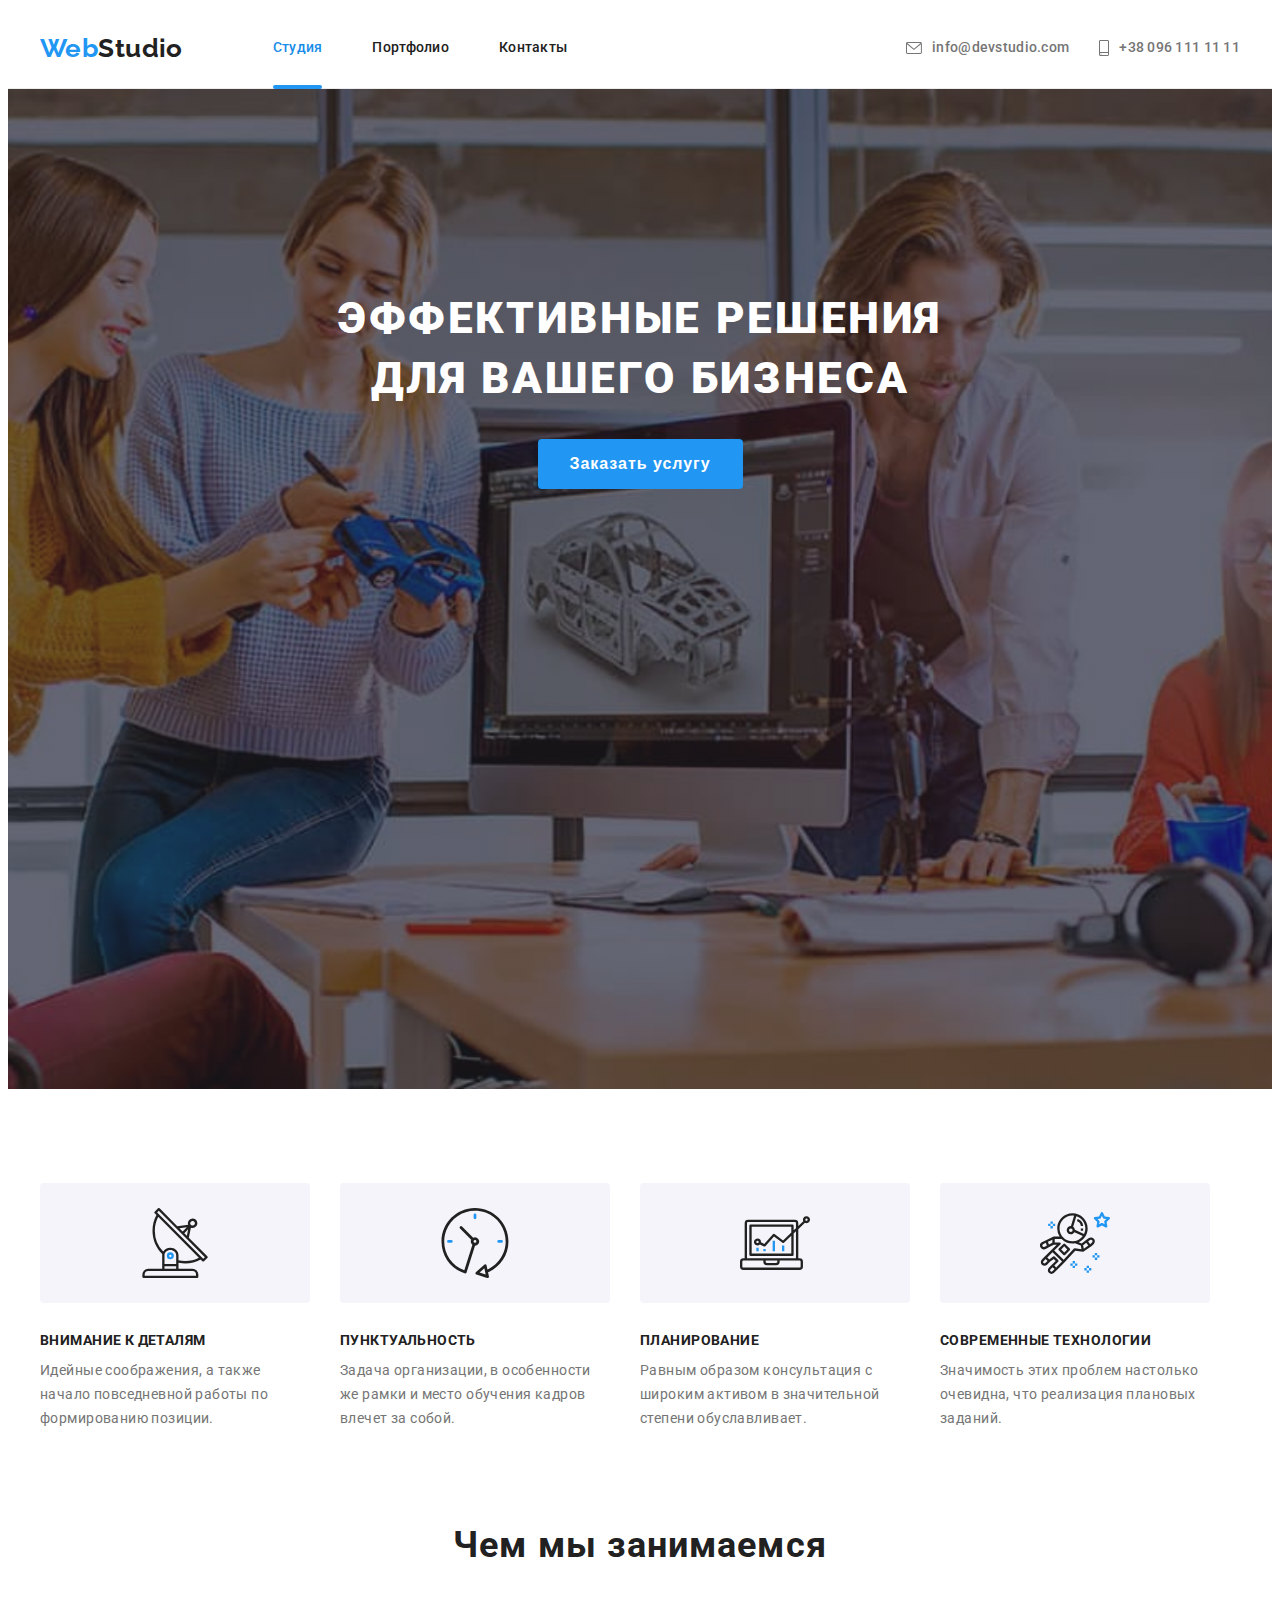
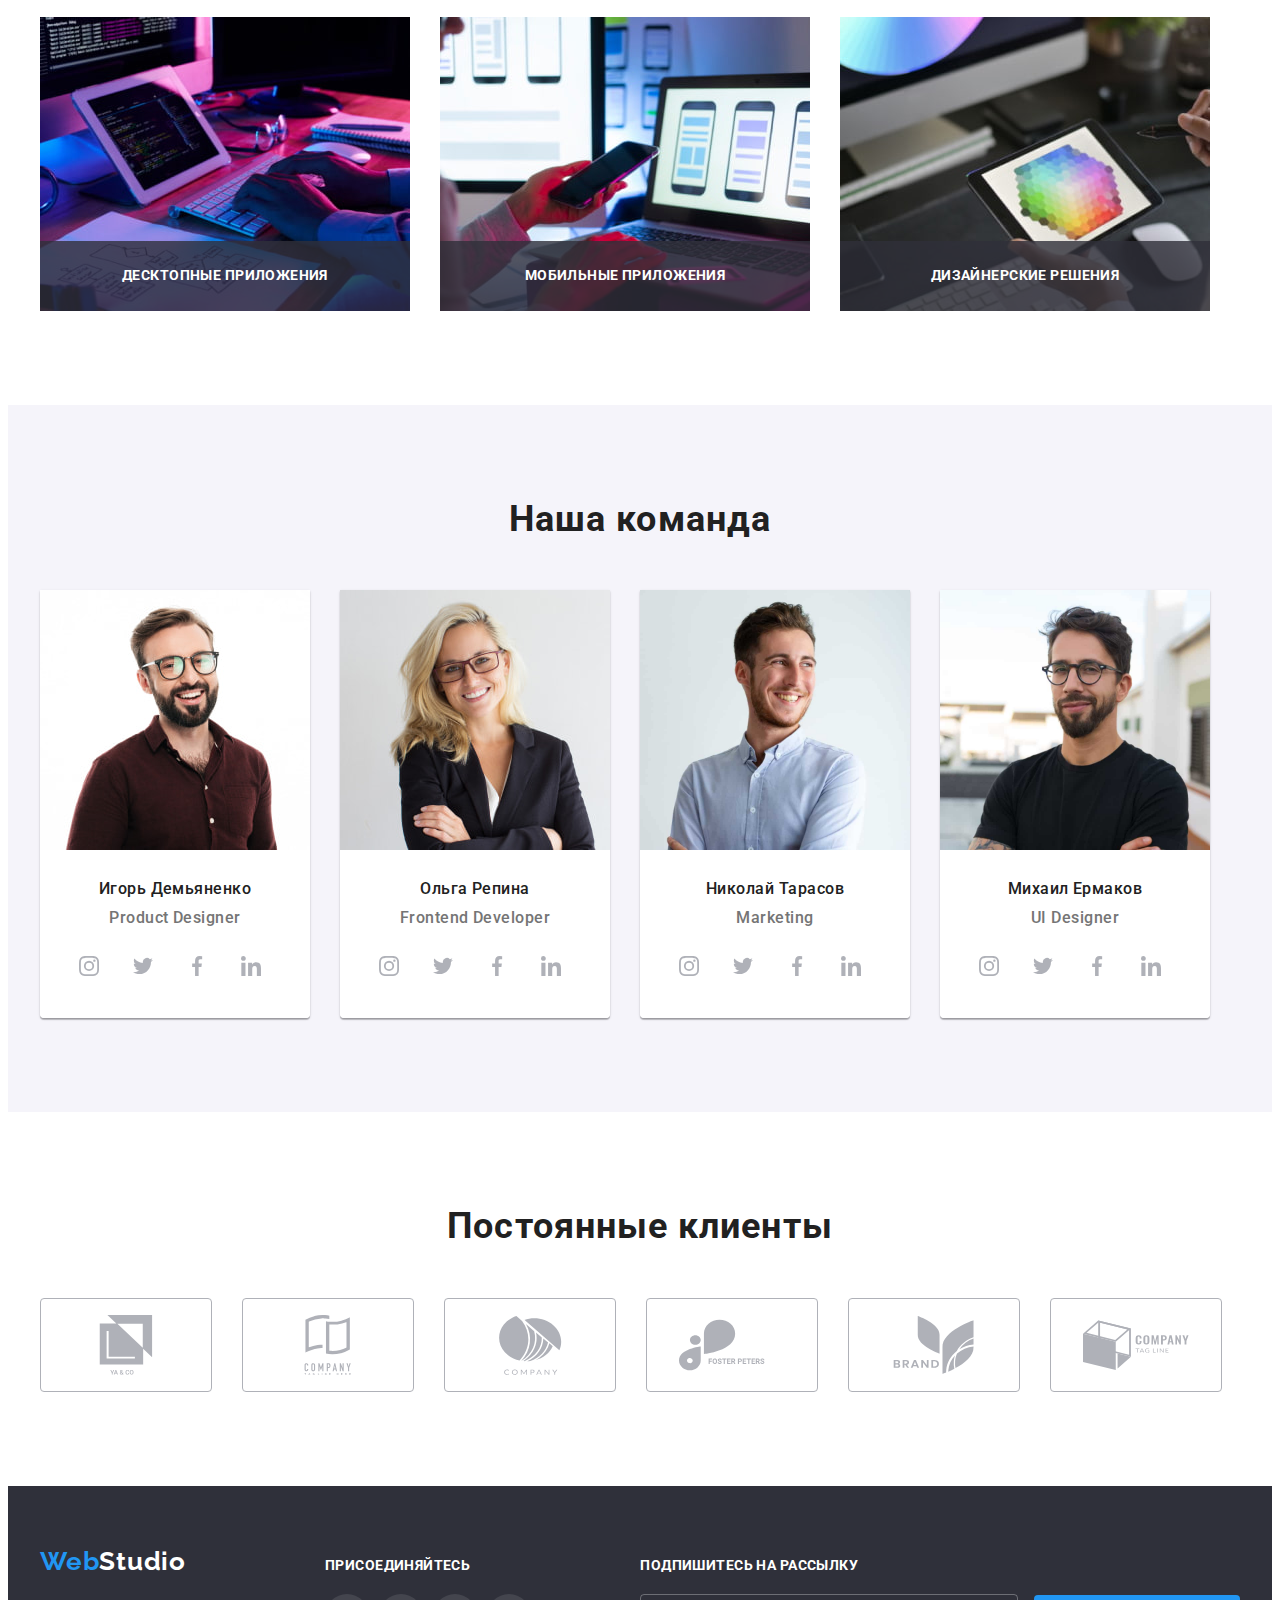
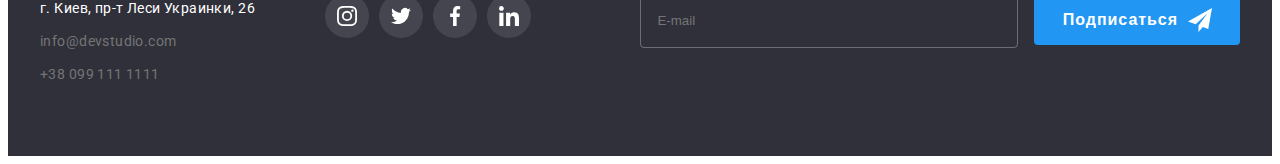
<file: index.html>
<!DOCTYPE html>
<html lang="ru">
<head>
    <meta charset="UTF-8">
    <meta http-equiv="X-UA-Compatible" content="IE=edge">
    <meta name="viewport" content="width=device-width, initial-scale=1.0">
    <title>Document</title>
    <link rel="stylesheet" href="https://cdnjs.cloudflare.com/ajax/libs/modern-normalize/1.1.0/modern-normalize.min.css"
        integrity="sha512-wpPYUAdjBVSE4KJnH1VR1HeZfpl1ub8YT/NKx4PuQ5NmX2tKuGu6U/JRp5y+Y8XG2tV+wKQpNHVUX03MfMFn9Q=="
        crossorigin="anonymous" referrerpolicy="no-referrer" />
    <link rel="preconnect" href="https://fonts.googleapis.com">
    <link rel="preconnect" href="https://fonts.gstatic.com" crossorigin>
    <link href="https://fonts.googleapis.com/css2?family=Roboto:wght@400;500;700;900&display=swap" rel="stylesheet">
    <link rel="preconnect" href="https://fonts.googleapis.com">
    <link rel="preconnect" href="https://fonts.gstatic.com" crossorigin>
    <link href="https://fonts.googleapis.com/css2?family=Raleway:wght@700&display=swap" rel="stylesheet">
    <link rel="stylesheet" href="./css/styles.css">
</head>
<body>
    <header class="page-header border">
        <div class="container header-wrap">
            <a href="./index.html" class="logo link margin-logo"><span class="blue-logo-part">Web</span>Studio</a>
            <nav class="navigation">
                <ul class="list-flex">
                    <li class="m-left list">
                        <a class="header-link link current" href="./index.html">Студия</a></li>
                    <li class="m-left list">
                        <a class="header-link link" href="./portfolio.html">Портфолио</a></li>
                    <li class="m-left list">
                        <a class="header-link link" href="">Контакты</a></li>   
                </ul>
            </nav>
            <ul class="header-contacts">
                <li class="header-contacts-item list">
                    <a class="contacts-link header-link link" href="mailto:info@devstudio.com">
                        <svg class="button-icon" width="16" height="12">
                            <use href="./images/symbol-defs.svg#icon-envelope"></use>
                        </svg>
                        info@devstudio.com</a></li>
                <li class="header-contacts-item list">
                    <a class="contacts-link header-link link" href="tel:+380961111111">
                        <svg class="button-icon" width="10" height="16">
                            <use href="./images/symbol-defs.svg#icon-smartphone"></use>
                        </svg>
                        +38 096 111 11 11</a></li>
            </ul> 
        </div>
    </header>
    <main>
        <section class="hero">
            <div class="container text-center">
                <h1 class="hero-title centred">Эффективные решения <br> для вашего бизнеса</h1>
                <button data-modal-open class="base-button btn" type="button">Заказать услугу</button>
            </div>
        </section>
        <!--Преимущества-->
        <section class="benefits section">
            <div class="container ">
                <h2 class="benefits-title centred visually-hidden">Наши преимущества</h2>
                    <ul class="benefits-list">
                        <li class="benefit-item list">
                            <div class="bg-icon">
                                <svg width="70" height="70">
                                    <use href="./images/symbol-defs.svg#icon-antenna"></use>
                                </svg>
                            </div>
                            <h3 class="benefit-title">Внимание к деталям</h3>
                            <p class="benefit-text">Идейные соображения, а также начало повседневной работы по формированию позиции.</p>
                        </li>
                        <li class="benefit-item list">
                            <div class="bg-icon">
                                <svg width="70" height="70">
                                    <use href="./images/symbol-defs.svg#icon-clock"></use>
                                </svg>
                            </div>
                            <h3 class="benefit-title">Пунктуальность</h3>
                            <p class="benefit-text">Задача организации, в особенности же рамки и место обучения кадров влечет за собой.</p>
                        </li>
                        <li class="benefit-item list">
                            <div class="bg-icon">
                                <svg width="70" height="70">
                                    <use href="./images/symbol-defs.svg#icon-diagram"></use>
                                </svg>
                            </div>
                            <h3 class="benefit-title">Планирование</h3>
                            <p class="benefit-text">Равным образом консультация с широким активом в значительной степени обуславливает.</p>
                        </li>
                        <li class="benefit-item list">
                            <div class="bg-icon">
                                <svg width="70" height="70">
                                    <use href="./images/symbol-defs.svg#icon-astronaut"></use>
                                </svg>
                            </div>
                            <h3 class="benefit-title">Современные технологии</h3>
                            <p class="benefit-text">Значимость этих проблем настолько очевидна, что реализация плановых заданий.</p>
                        </li>
                    </ul>
            </div>
        </section>
        <!--Примеры работ-->
        <section class="works section">
            <div class="container">
                <h2 class="title-text">Чем мы занимаемся</h2>
                <ul class="works-list">
                    <li class="works-picture list pos-rel">
                        <img src="./images/cputub.jpg" alt="человек работает на компьютере и планшете" width="370" height="294">
                            <p class="white-upper-text">десктопные приложения</p>
                    </li>
                    <li class="works-picture list pos-rel">
                        <img src="./images/cpusmart.jpg" alt="человек работает на компьютере и смартфоне" width="370" height="294">
                        <p class="white-upper-text">мобильные приложения</p>
                    </li>
                    <li class="works-picture list pos-rel">
                        <img src="./images/tub.jpg" alt="человек работает на планшете" width="370" height="294">
                        <p class="white-upper-text">дизайнерские решения</p>
                    </li>
                </ul>
            </div>
        </section>
        <!--Сотрудники-->
        <section class="team section">
            <div class="container">
                <h2 class="title-text">Наша команда</h2>
                <ul class="team-list">
                    <li class="team-employee list">
                        <img class="team-img" src="./images/igor.jpg" alt="фото игоря" width="270" height="260">
                        <div class="employee-wrap">
                            <h3 class="employee-text">Игорь Демьяненко</h3>
                            <p class="employee-position employee-text" lang="en">Product Designer</p>
                            <ul class="network">
                                <li class="network-item list">
                                    <a class="network-link" href=""> 
                                        <svg class="network-logo " width="20" height="20">
                                            <use href="./images/symbol-defs.svg#icon-instagram"></use>    
                                        </svg>        
                                    </a>
                                </li>
                                <li class="network-item list">
                                    <a class="network-link" href="">
                                        <svg width="20" height="20">
                                            <use href="./images/symbol-defs.svg#icon-twitter"></use>
                                        </svg>                                    
                                    </a>
                                </li>
                                <li class="network-item list">
                                    <a class="network-link" href="">
                                        <svg width="20" height="20">
                                            <use href="./images/symbol-defs.svg#icon-facebook"></use>
                                        </svg>
                                    </a>
                                </li>
                                <li class="network-item list">
                                    <a class="network-link" href="">
                                        <svg width="20" height="20">
                                            <use href="./images/symbol-defs.svg#icon-linkedin"></use>
                                        </svg>
                                    </a>
                                </li>
                            </ul>
                        </div>
                    </li>
                    <li class="team-employee list">
                        <img class="team-img" src="./images/olga.jpg" alt="фото ольги" width="270" height="260">
                        <div class="employee-wrap">
                            <h3 class="employee-text">Ольга Репина</h3>
                            <p class="employee-position employee-text" lang="en">Frontend Developer</p>
                            <ul class="network">
                                <li class="network-item list">
                                    <a class="network-link" href="">
                                        <svg width="20" height="20">
                                            <use href="./images/symbol-defs.svg#icon-instagram"></use>
                                        </svg>
                                    </a>
                                </li>
                                <li class="network-item list">
                                    <a class="network-link" href="">
                                        <svg width="20" height="20">
                                            <use href="./images/symbol-defs.svg#icon-twitter"></use>
                                        </svg>
                                    </a>
                                </li>
                                <li class="network-item list">
                                    <a class="network-link" href="">
                                        <svg width="20" height="20">
                                            <use href="./images/symbol-defs.svg#icon-facebook"></use>
                                        </svg>
                                    </a>
                                </li>
                                <li class="network-item list">
                                    <a class="network-link" href="">
                                        <svg width="20" height="20">
                                            <use href="./images/symbol-defs.svg#icon-linkedin"></use>
                                        </svg>
                                    </a>
                                </li>
                            </ul>
                        </div>
                    </li>
                    <li class="team-employee list">
                        <img class="team-img" src="./images/nikolay.jpg" alt="фото николая" width="270" height="260">
                        <div class="employee-wrap">
                            <h3 class="employee-text">Николай Тарасов</h3>
                            <p class="employee-position employee-text" lang="en">Marketing</p>
                            <ul class="network">
                                <li class="network-item list">
                                    <a class="network-link" href="">
                                        <svg width="20" height="20">
                                            <use href="./images/symbol-defs.svg#icon-instagram"></use>
                                        </svg>
                                    </a>
                                </li>
                                <li class="network-item list">
                                    <a class="network-link" href="">
                                        <svg width="20" height="20">
                                            <use href="./images/symbol-defs.svg#icon-twitter"></use>
                                        </svg>
                                    </a>
                                </li>
                                <li class="network-item list">
                                    <a class="network-link" href="">
                                        <svg width="20" height="20">
                                            <use href="./images/symbol-defs.svg#icon-facebook"></use>
                                        </svg>
                                    </a>
                                </li>
                                <li class="network-item list">
                                    <a class="network-link" href="">
                                        <svg width="20" height="20">
                                            <use href="./images/symbol-defs.svg#icon-linkedin"></use>
                                        </svg>
                                    </a>
                                </li>
                            </ul>
                        </div>
                    </li>
                    <li class="team-employee list">
                        <img class="team-img" src="./images/michail.jpg" alt="фото михаила" width="270" height="260">
                        <div class="employee-wrap">
                            <h3 class="employee-text">Михаил Ермаков</h3>
                            <p class="employee-position employee-text" lang="en">UI Designer</p>
                            <ul class="network">
                                <li class="network-item list">
                                    <a class="network-link" href="">
                                        <svg width="20" height="20">
                                            <use href="./images/symbol-defs.svg#icon-instagram"></use>
                                        </svg>
                                    </a>
                                </li>
                                <li class="network-item list">
                                    <a class="network-link" href="">
                                        <svg width="20" height="20">
                                            <use href="./images/symbol-defs.svg#icon-twitter"></use>
                                        </svg>
                                    </a>
                                </li>
                                <li class="network-item list">
                                    <a class="network-link" href="">
                                        <svg width="20" height="20">
                                            <use href="./images/symbol-defs.svg#icon-facebook"></use>
                                        </svg>
                                    </a>
                                </li>
                                <li class="network-item list">
                                    <a class="network-link" href="">
                                        <svg width="20" height="20">
                                            <use href="./images/symbol-defs.svg#icon-linkedin"></use>
                                        </svg>
                                    </a>
                                </li>
                            </ul>
                        </div>
                    </li>
                </ul>
            </div>
        </section>
    <!-- Постоянные клиенты -->
        <section class="section">
            <div class="container">
                <h2 class="title-text">Постоянные клиенты</h2>
                <ul class="list-flex">
                    <li class="list clients">
                        <a class="clients-icon" href="">
                            <svg class="clients-color" width="106" height="60">
                                <use href="./images/symbol-defs.svg#icon-group1">
                                </use>
                            </svg>
                        </a>
                    </li>
                    <li class="list clients">
                        <a class="clients-icon" href="">
                            <svg class="clients-color" width="106" height="60">
                                <use href="./images/symbol-defs.svg#icon-group2">
                                </use>
                            </svg>
                        </a>
                    </li>
                    <li class="list clients">
                        <a class="clients-icon" href="">
                            <svg class="clients-color" width="106" height="60">
                                <use href="./images/symbol-defs.svg#icon-group3">
                                </use>
                            </svg>
                        </a>
                    </li>
                    <li class="list clients">
                        <a class="clients-icon" href="">
                            <svg class="clients-color" width="106" height="60">
                                <use href="./images/symbol-defs.svg#icon-group4">
                                </use>
                            </svg>
                        </a>
                    </li>
                    <li class="list clients">
                        <a class="clients-icon" href="">
                            <svg class="clients-color" width="106" height="60">
                                <use href="./images/symbol-defs.svg#icon-group5">
                                </use>
                            </svg>
                        </a>
                    </li>
                    <li class="list clients">
                        <a class="clients-icon" href="">
                            <svg class="clients-color" width="106" height="60">
                                <use href="./images/symbol-defs.svg#icon-group6">
                                </use>
                            </svg>
                        </a>
                    </li>
                </ul>
            </div>
        </section>
    </main>
    <!--Контакты-->
    <footer class="footer bbg-color">
        <div class="container list-flex baseline">
            <div class="footer-leftblock">
                <a href="./index.html" class="logo-footer logo white link">
                <span class="blue-logo-part">Web</span>Studio</a>
                <address class="address">
                    <ul class="address-list">
                        <li class="list"><a class="white address-contacts link " href="https://goo.gl/maps/EYbTeW79EmDgqPvR7">г. Киев, пр-т
                                Леси Украинки, 26</a></li>
                        <li class="list"><a class="address-contacts link" href="mailto:info@devstudio.com">info@devstudio.com</a></li>
                        <li class="list"><a class="address-contacts link" href="tel:+380991111111">+38 099 111 1111</a></li>
                    </ul>
                </address>
            </div>
            <div>
                <p class="footer-join">Присоединяйтесь</p>
                <ul class="footer-network">
                    <li class="network-item list">
                        <a class="network-link" href="">
                            <svg class="network-logo" width="20" height="20">
                                <use href="./images/symbol-defs.svg#icon-instagram"></use>
                            </svg>
                        </a>
                    </li>
                    <li class="network-item list">
                        <a class="network-link" href="">
                            <svg width="20" height="20">
                                <use href="./images/symbol-defs.svg#icon-twitter"></use>
                            </svg>
                        </a>
                    </li>
                    <li class="network-item list">
                        <a class="network-link" href="">
                            <svg width="20" height="20">
                                <use href="./images/symbol-defs.svg#icon-facebook"></use>
                            </svg>
                        </a>
                    </li>
                    <li class="network-item list">
                        <a class="network-link" href="">
                            <svg width="20" height="20">
                                <use href="./images/symbol-defs.svg#icon-linkedin"></use>
                            </svg>
                        </a>
                    </li>
                </ul>
            </div>
            <div class="footer-subscribe">
                <p class="footer-join">Подпишитесь на рассылку</p>
                <form class="footer-mailing">
                    <div>
                        <input  
                        type="email"
                        placeholder="E-mail" 
                        name="footer-form-email" 
                        class="footer-form-input">
                        <button type="submit" class="btn base-button pos-rel btn-mailing">
                            Подписаться
                            <svg class="mailing-icon" width="24" height="24">
                                <use href="./images/symbol-defs.svg#icon-send"></use>
                            </svg>
                        </button>
                    </div>      
                </form>
            </div>
        </div>
    </footer>
    <div  data-modal class="backdrop is-hidden">
        <div class="modal">
            <button data-modal-close class="close-btn">
                <svg class="close-btn-cross" width="11" height="11">
                    <use href="./images/symbol-defs.svg#icon-Close"></use>
                </svg>
            </button>
            <p class="modal-title">Оставьте свои данные, мы вам перезвоним</p>
            <form class="modal-form">
                <div class="modal-field">
                    <label for="name" class="modal-label">
                        Имя
                    </label>
                    <div class="pos-rel">
                        <input
                        required 
                        class="modal-input" 
                        type="text" 
                        name="name"  
                        />
                        <svg class="input-icon" width="13" height="13">
                            <use href="./images/symbol-defs.svg#icon-user"></use>
                        </svg>
                    </div>
                </div>
                <div class="modal-field">
                    <label for="user-tel" class="modal-label">
                        Телефон
                    </label>
                    <div class="pos-rel">
                        <input
                        required 
                        class="modal-input" 
                        type="tel" 
                        name="user-tel" 
                        />
                        <svg class="input-icon" width="13" height="13">
                            <use href="./images/symbol-defs.svg#icon-call"></use>
                        </svg>
                    </div>
                </div>
                <div class="modal-field">
                    <label for="user-email" class="modal-label">
                        Почта
                    </label>
                    <div class="pos-rel">
                        <input
                        required 
                        class="modal-input" 
                        type="email" 
                        name="user-email" 
                        />
                        <svg class="input-icon" width="15" height="12">
                            <use href="./images/symbol-defs.svg#icon-email"></use>
                        </svg>
                    </div>
                </div>
                <div class="modal-text-wrap">
                    <label for="modal-text" class="modal-label">
                        Комментарий
                    </label>
                    <textarea
                        required    
                        class="modal-text-area" 
                        type="text" 
                        name="modal-text" 
                        id="modal-text"
                        placeholder="Введите текст"
                    ></textarea>    
                </div>
                <div class="privacy">
                    <input 
                    required
                    type="checkbox" 
                    name="privacy" 
                    class="input-check visually-hidden"
                    id="privacy"
                    />
                    <label for="privacy" class="check-text">
                        <span>
                            <svg class="check-icon" width="15" height="15">
                                <use href="./images/symbol-defs.svg#icon-check"></use>
                            </svg>
                        </span> Соглашаюсь с рассылкой и принимаю&nbsp <a href="">Условия договора</a></label>
                </div>
                <button type="submit" class="btn modal-btn">Отправить</button>
            </form>    
        </div>
    </div>
    <script src="./js/modal.js"></script>
</body>
</html>
</file>
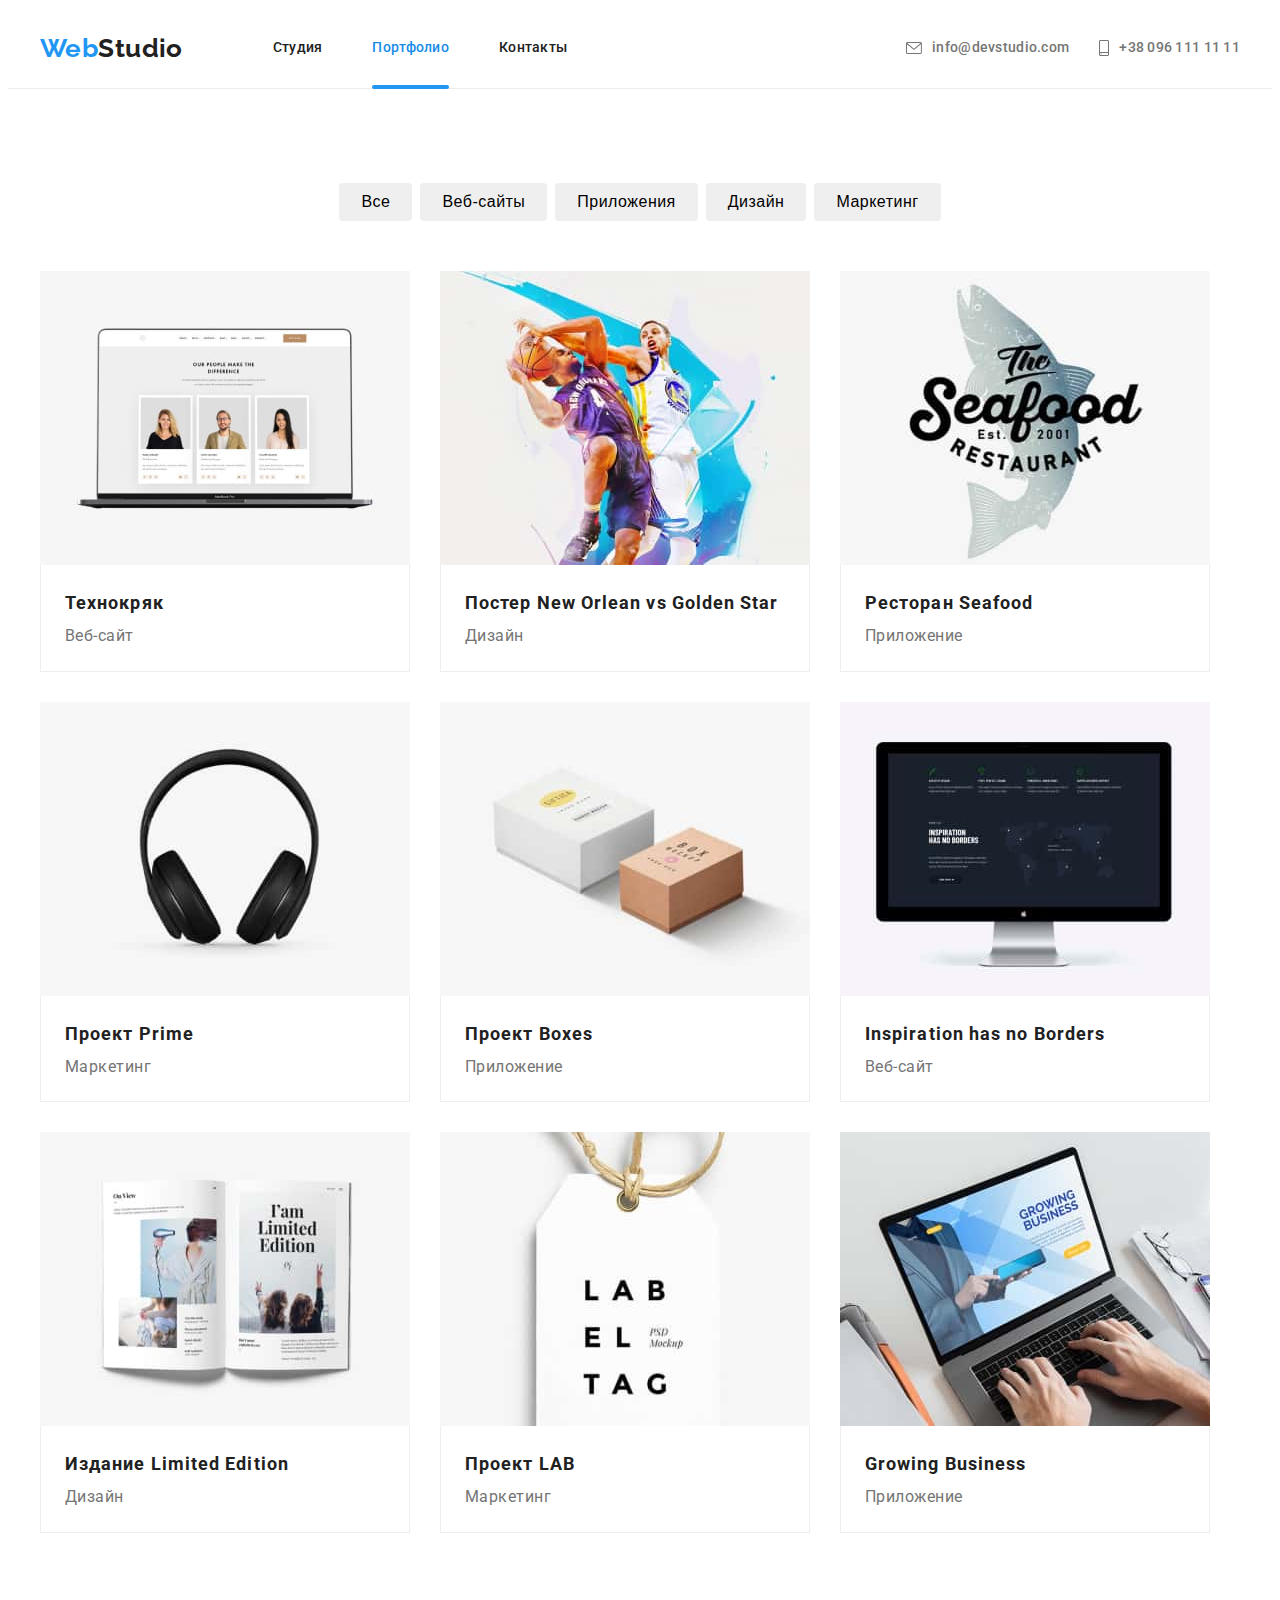
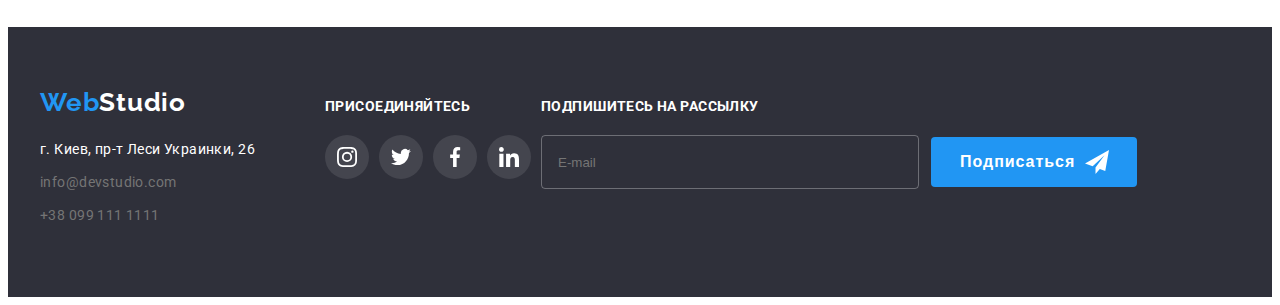
<file: portfolio.html>
<!DOCTYPE html>
<html lang="ru">
<head>
    <meta charset="UTF-8">
    <meta http-equiv="X-UA-Compatible" content="IE=edge">
    <meta name="viewport" content="width=device-width, initial-scale=1.0">
    <title>Document</title>
    <link rel="stylesheet" href="https://cdnjs.cloudflare.com/ajax/libs/modern-normalize/1.1.0/modern-normalize.min.css"
        integrity="sha512-wpPYUAdjBVSE4KJnH1VR1HeZfpl1ub8YT/NKx4PuQ5NmX2tKuGu6U/JRp5y+Y8XG2tV+wKQpNHVUX03MfMFn9Q=="
        crossorigin="anonymous" referrerpolicy="no-referrer" />
    <link rel="preconnect" href="https://fonts.googleapis.com">
    <link rel="preconnect" href="https://fonts.gstatic.com" crossorigin>
    <link href="https://fonts.googleapis.com/css2?family=Roboto:wght@400;500;700;900&display=swap" rel="stylesheet">
    <link rel="preconnect" href="https://fonts.googleapis.com">
    <link rel="preconnect" href="https://fonts.gstatic.com" crossorigin>
    <link href="https://fonts.googleapis.com/css2?family=Raleway:wght@700&display=swap" rel="stylesheet">
    <link rel="stylesheet" href="./css/styles.css">
</head>
    <body>
        <header class="page-header border">
            <div class="container header-wrap">
                <a href="./index.html" class="logo link margin-logo"><span class="blue-logo-part">Web</span>Studio</a>
                <nav class="navigation">
                    <ul class="list-flex">
                        <li class="m-left list">
                            <a class="header-link link" href="./index.html">Студия</a>
                        </li>
                        <li class="m-left list">
                            <a class="header-link link current" href="./portfolio.html">Портфолио</a>
                        </li>
                        <li class="m-left list">
                            <a class="header-link link" href="">Контакты</a>
                        </li>
                    </ul>
                </nav>
                <ul class="header-contacts">
                    <li class="header-contacts-item list">
                        <a class="contacts-link header-link link" href="mailto:info@devstudio.com">
                            <svg class="button-icon" width="16" height="12">
                                <use href="./images/symbol-defs.svg#icon-envelope"></use>
                            </svg>
                            info@devstudio.com</a>
                    </li>
                    <li class="header-contacts-item list">
                        <a class="contacts-link header-link link" href="tel:+380961111111">
                            <svg class="button-icon" width="10" height="16">
                                <use href="./images/symbol-defs.svg#icon-smartphone"></use>
                            </svg>
                            +38 096 111 11 11</a>
                    </li>
                </ul>
            </div>
        </header>
        <!--Портфолио-->
            <main>
                <section class="portfolio section">
                    <div class="container">
                        <h1 class="visually-hidden">Портфолио</h1>
                        <ul class="filter">
                            <li class="filter-item list"><button class="filter-btn btn btn-all" type="button">Все</button></li>
                            <li class="filter-item list"><button class="filter-btn btn btn-all" type="button">Веб-сайты</button></li>
                            <li class="filter-item list"><button class="filter-btn btn btn-all" type="button">Приложения</button></li>
                            <li class="filter-item list"><button class="filter-btn btn btn-all" type="button">Дизайн</button></li>
                            <li class="filter-item list"><button class="filter-btn btn btn-all" type="button">Маркетинг</button></li>
                        </ul>
                        <ul class="my-portfolio-list">
                            <li class="portfolio-list list">
                                <a class="portfolio-link link" href="">
                                    <div class="portfolio-wrap">
                                        <img class="portfolio-img" src="./images/portfolio/technokryak.jpg" alt="фото людей на экране ноутбука" width="370" height="294"> 
                                        <div class="overlay-text white">
                                            <p>Технокряк это современная площадка распространения коронавируса. Компании используют эту платформу для цифрового
                                            шпионажа и атак на защищённые сервера конкурентов.
                                            </p>
                                        </div>
                                    </div>
                                    <div class="text-wrap">
                                        <h2 class="portfolio-title">Технокряк</h2>
                                        <p class="portfolio-text">Веб-сайт</p>
                                    </div>
                                </a>
                            </li>
                            <li class="portfolio-list list">
                                <a class="portfolio-link link" href="">
                                    <div class="portfolio-wrap">
                                        <img class="portfolio-img" src="./images/portfolio/basketball-post.jpg" alt="двое мужчин играют в баскетбол" width="370" height="294">
                                        <div class="overlay-text white">
                                            <p>Технокряк это современная площадка распространения коронавируса. Компании используют эту платформу для цифрового
                                                шпионажа и атак на защищённые сервера конкурентов.
                                            </p>
                                        </div>
                                    </div>
                                    <div class="text-wrap">
                                        <h2 class="portfolio-title">Постер New Orlean vs Golden Star</h2>
                                        <p class="portfolio-text">Дизайн</p>
                                    </div>
                                </a>
                            </li>
                            <li class="portfolio-list list">
                                <a class="portfolio-link link" href="">
                                    <div class="portfolio-wrap">
                                        <img class="portfolio-img" src="./images/portfolio/seafood.jpg" alt="логотип ресторана в виде рыбы" width="370" height="294">
                                        <div class="overlay-text white">
                                            <p>Технокряк это современная площадка распространения коронавируса. Компании используют эту платформу для цифрового
                                                шпионажа и атак на защищённые сервера конкурентов.
                                            </p>
                                        </div>
                                    </div>
                                    <div class="text-wrap">
                                        <h2 class="portfolio-title">Ресторан Seafood</h2>
                                        <p class="portfolio-text">Приложение</p>
                                    </div>
                                </a>
                            </li>
                            <li class="portfolio-list list">
                                <a class="portfolio-link link" href="">
                                    <div class="portfolio-wrap">
                                        <img  class="portfolio-img" src="./images/portfolio/prime.jpg" alt="большие наушники" width="370" height="294">
                                        <div class="overlay-text white">
                                            <p>Технокряк это современная площадка распространения коронавируса. Компании используют эту платформу для цифрового
                                                шпионажа и атак на защищённые сервера конкурентов.
                                            </p>
                                        </div>
                                    </div>
                                    <div class="text-wrap">
                                        <h2 class="portfolio-title">Проект Prime</h2>
                                        <p class="portfolio-text">Маркетинг</p>
                                    </div>
                                </a>
                            </li>
                            <li class="portfolio-list list">
                                <a class="portfolio-link link" href="">
                                    <div class="portfolio-wrap">
                                        <img class="portfolio-img" src="./images/portfolio/boxes.jpg" alt="две коробки" width="370" height="294">
                                        <div class="overlay-text white">
                                            <p>Технокряк это современная площадка распространения коронавируса. Компании используют эту платформу для цифрового
                                                шпионажа и атак на защищённые сервера конкурентов.
                                            </p>
                                        </div>
                                    </div>
                                    <div class="text-wrap">
                                        <h2 class="portfolio-title">Проект Boxes</h2>
                                        <p class="portfolio-text">Приложение</p>
                                    </div>
                                </a>  
                            </li>
                            <li class="portfolio-list list">
                                <a class="portfolio-link link" href="">
                                    <div class="portfolio-wrap">
                                        <img class="portfolio-img" src="./images/portfolio/no-borders.jpg" alt="чёрный монитор компьютера" width="370" height="294">
                                        <div class="overlay-text white">
                                            <p>Технокряк это современная площадка распространения коронавируса. Компании используют эту платформу для цифрового
                                                шпионажа и атак на защищённые сервера конкурентов.
                                            </p>
                                        </div>
                                    </div>
                                    <div class="text-wrap">
                                        <h2 class="portfolio-title">Inspiration has no Borders</h2>
                                        <p class="portfolio-text">Веб-сайт</p>
                                    </div>
                                </a>
                            </li>
                            <li class="portfolio-list list">
                                <a class="portfolio-link link" href="">
                                    <div class="portfolio-wrap">
                                        <img class="portfolio-img" src="./images/portfolio/limited-edition.jpg" alt="открытый журнал" width="370" height="294">
                                        <div class="overlay-text white">
                                            <p>Технокряк это современная площадка распространения коронавируса. Компании используют эту платформу для цифрового
                                                шпионажа и атак на защищённые сервера конкурентов.
                                            </p>
                                        </div>
                                    </div>
                                    <div class="text-wrap">
                                        <h2 class="portfolio-title">Издание Limited Edition</h2>
                                        <p class="portfolio-text">Дизайн</p>
                                    </div>
                                </a>
                            </li>
                            <li class="portfolio-list list">
                                <a class="portfolio-link link" href="">
                                    <div class="portfolio-wrap">
                                        <img class="portfolio-img" src="./images/portfolio/lab.jpg" alt="бирка" width="370" height="294">
                                        <div class="overlay-text white">
                                            <p>Технокряк это современная площадка распространения коронавируса. Компании используют эту платформу для цифрового
                                                шпионажа и атак на защищённые сервера конкурентов.
                                            </p>
                                        </div>
                                    </div>
                                    <div class="text-wrap">
                                        <h2 class="portfolio-title">Проект LAB</h2>
                                        <p class="portfolio-text">Маркетинг</p>
                                    </div>
                                </a>
                            </li>
                            <li class="portfolio-list list">
                                <a class="portfolio-link link" href="">
                                    <div class="portfolio-wrap">
                                        <img class="portfolio-img" src="./images/portfolio/growing-business.jpg" alt="человек работает за ноутбуком" width="370" height="294">
                                        <div class="overlay-text white">
                                            <p>Технокряк это современная площадка распространения коронавируса. Компании используют эту платформу для цифрового
                                                шпионажа и атак на защищённые сервера конкурентов.
                                            </p>
                                        </div>
                                    </div>
                                    <div class="text-wrap">
                                        <h2 class="portfolio-title">Growing Business</h2>
                                        <p class="portfolio-text">Приложение</p>
                                    </div>
                                </a>
                            </li>
                        </ul>
                    </div>
                </section>
            </main>
        <!--Контакты-->
        <footer class="footer bbg-color">
            <div class="container list-flex baseline">
                <div class="footer-leftblock">
                    <a href="./index.html" class="logo-footer logo white link">
                        <span class="blue-logo-part">Web</span>Studio</a>
                    <address class="address">
                        <ul class="address-list">
                            <li class="list"><a class="white address-contacts link "
                                    href="https://goo.gl/maps/EYbTeW79EmDgqPvR7">г. Киев, пр-т
                                    Леси Украинки, 26</a></li>
                            <li class="list"><a class="address-contacts link"
                                    href="mailto:info@devstudio.com">info@devstudio.com</a></li>
                            <li class="list"><a class="address-contacts link" href="tel:+380991111111">+38 099 111 1111</a></li>
                        </ul>
                    </address>
                </div>
                <div>
                    <p class="footer-join">Присоединяйтесь</p>
                    <ul class="footer-network">
                        <li class="network-item list">
                            <a class="network-link" href="">
                                <svg class="network-logo" width="20" height="20">
                                    <use href="./images/symbol-defs.svg#icon-instagram"></use>
                                </svg>
                            </a>
                        </li>
                        <li class="network-item list">
                            <a class="network-link" href="">
                                <svg width="20" height="20">
                                    <use href="./images/symbol-defs.svg#icon-twitter"></use>
                                </svg>
                            </a>
                        </li>
                        <li class="network-item list">
                            <a class="network-link" href="">
                                <svg width="20" height="20">
                                    <use href="./images/symbol-defs.svg#icon-facebook"></use>
                                </svg>
                            </a>
                        </li>
                        <li class="network-item list">
                            <a class="network-link" href="">
                                <svg width="20" height="20">
                                    <use href="./images/symbol-defs.svg#icon-linkedin"></use>
                                </svg>
                            </a>
                        </li>
                    </ul>
                </div>
                <div>
                    <p class="footer-join">Подпишитесь на рассылку</p>
                    <form>
                        <div class="footer-mailing">
                            <input type="email" placeholder="E-mail" name="footer-form-email" class="footer-form-input">
                            <button type="submit" class="btn base-button pos-rel btn-mailing">
                                Подписаться
                                <svg class="mailing-icon" width="24" height="24">
                                    <use href="./images/symbol-defs.svg#icon-send"></use>
                                </svg>
                            </button>
                        </div>
                    </form>
                </div>
            </div>
        </footer>
        </body>
        
        </html>
</file>
<file: css/styles.css>
:root {
  --white-text-color: #ffffff;
  --title-color: #212121;
  --main-text-color: #757575;
  --hover-color: #2196f3;
  --bg-btn-color: #2196f3;
  --btn-hover-color: #188ce8;
  --bg-color: #2f303a;
  --bg-section-color: #f5f4fa;
  --clients-icon-color: #afb1b8;
  --bg-network-footer-color: #44454e;
  --transition-time: 250ms;
  --timing-function: cubic-bezier(0.4, 0, 0.2, 1);
}
body {
  font-family: "Roboto", sans-serif;
  color: var(--main-text-color);
  font-size: 14px;
  line-height: 1.14;
  letter-spacing: 0.03em;
  /* background: rgba(47, 48, 58, 0.8); */
}

/* Сброс точек в списках */

.list {
  list-style: none;
}

/* Сброс подчёркиваний ссылок */

.link {
  text-decoration: none;
}

/* Сброс маржинов и падингов h,p,ul */

h1,
h2,
h3,
h4,
h5,
h6,
p,
ul {
  margin: 0;
  padding: 0;
}

/* Основной контейнер */

.container {
  width: 1200px;
  padding-left: 15px;
  padding-right: 15px;
  margin: 0 auto;
}

/* Параметры секций */

.section {
  padding: 94px 0;
}

/* Визуальное скрытие */

.visually-hidden {
  position: absolute;
  clip: rect(0 0 0 0);
  width: 1px;
  height: 1px;
  margin: -1px;
}

/* Центрирование текста */

.text-center {
  text-align: center;
}

/* Параметры img */

img {
  display: block;
  width: 100%;
  height: auto;
}

/* Блоки под иконки в Преимуществах */

.bg-icon {
  display: flex;
  justify-content: center;
  align-items: center;
  background-color: var(--bg-section-color);
  border-radius: 4px;
  width: 270px;
  height: 120px;
  margin-bottom: 30px;
}

/* Маржин для иконок в кнопках */

.button-icon {
  margin-right: 10px;
  fill: currentColor;
}

/* Фон логотипов клиентов */

.bg-clients {
  display: flex;
  justify-content: center;
  align-items: center;
  box-sizing: border-box;
  border: 1px solid #afb1b8;
  border-radius: 4px;
  width: 170px;
  height: 92px;
}

/* Маржин для логотипов клиентов */

.bg-clients:nth-last-child(n) {
  margin-right: 30px;
}

/* Обёртка для хедера */

.header-wrap {
  display: flex;
  align-items: center;
}

/* Рамка в хедере */

.border {
  border-bottom: 1px solid #ececec;
}

/* Синяя часть логотипа в хедере */

.blue-logo-part {
  font-weight: 700;
  font-size: 26px;
  line-height: 1.19;
  color: var(--hover-color);
}

/* Тёмная часть доготипа в хедере */

.logo {
  font-family: "Raleway", sans-serif;
  font-weight: 700;
  font-size: 26px;
  line-height: 1.19;
  color: var(--title-color);
}

/* Отступ в лого */

.margin-logo {
  margin-right: 90px;
}

/* Ссылка лого в хедере */

.header-link {
  display: inline-block;
  padding: 32px 0;
  font-style: normal;
  font-weight: 500;
  letter-spacing: 0.02em;
  color: var(--title-color);
}

/* Ховер и фокус лого в хедере */

.contacts-link:hover,
.contacts-link:focus {
  color: var(--hover-color);
}

/* Отступы между ссылками в навигации хедера */

.list-flex .m-left + .m-left {
  margin-left: 50px;
}

/* Контакты хедера */

.header-contacts {
  display: flex;
  margin-left: auto;
}

/* Подсветка ссылки выбранной страницы */

.list-flex .link.current {
  color: var(--btn-hover-color);
  position: relative;
}

/* Подчёркивание текущей страницы */

.current::after {
  content: "";
  position: absolute;
  left: 0;
  bottom: -1px;
  width: 100%;
  height: 4px;
  background-color: var(--hover-color);
  border-radius: 2px;
}
/* Отступ первого элемента списка контактов в хедере */

.header-contacts-item:first-child {
  margin-right: 30px;
}
/* Ссылка на электронную почту в хедере */

.contacts-link {
  display: flex;
  justify-content: center;
  align-items: center;
  color: var(--main-text-color);
  transition: color 250ms var(--timing-function);
}

/* Заголовок Героя */

.hero-title {
  margin-bottom: 30px;
  font-weight: 900;
  font-size: 44px;
  line-height: 1.36;
  text-align: center;
  letter-spacing: 0.06em;
  text-transform: uppercase;
  color: var(--white-text-color);
}

/* Кнопка: универсальные параметры */

.btn {
  display: inline-block;
  font-size: 16px;
  text-align: center;
  cursor: pointer;
  border-radius: 4px;
  border: none;
}

/* Фон и падинг Героя */

.hero {
  max-width: 1600px;
  height: 600px;
  margin-left: auto;
  margin-right: auto;
  padding: 200px 0;
  background-image: linear-gradient(
      to right,
      rgba(47, 48, 58, 0.4),
      rgba(47, 48, 58, 0.4)
    ),
    url(../images/hero-bg.jpg);
  background-repeat: no-repeat;
  background-position: center;
  background-size: cover;
}

/* Кнопка с базовыми стилями */

.base-button {
  padding: 10px 32px;
  min-width: 200px;
  font-weight: 700;
  line-height: 1.87;
  letter-spacing: 0.06em;
  color: var(--white-text-color);
  background-color: var(--bg-btn-color);
  transition: background-color 250ms var(--timing-function);
}

/* Универсальные ховер и фокус кнопок */

.base-button:hover,
.base-button:focus {
  background-color: var(--btn-hover-color);
}

/* Заголовок преимуществ */

.benefit-title {
  margin-bottom: 10px;
  font-size: 14px;
  font-weight: 700;
  text-transform: uppercase;
  color: var(--title-color);
}

/* Пункт списка преимуществ */

.benefit-item {
  width: 270px;
}

/* Отступ между пунктами списка преимуществ */

.benefit-item + .benefit-item {
  margin-left: 30px;
}

/* Текст преимуществ */

.benefit-text {
  line-height: 1.71;
  letter-spacing: 0.03em;
  color: var(--main-text-color);
}

/* Сброс верхнего паддинга в works */

.works {
  padding-top: 0;
}

/* Заголовок примеров работ */

.title-text {
  margin-bottom: 50px;
  font-weight: 700;
  font-size: 36px;
  line-height: 1.16;
  text-align: center;
  letter-spacing: 0.03em;
  color: var(--title-color);
}

/* Секция Команда  */

.team {
  background-color: var(--bg-section-color);
}

/* Карточка сотрудника */

.card {
  padding-top: 30px;
  padding-bottom: 30px;
  background-color: var(--white-text-color);
}

/* Флекс-контейнер для списков команды и работ */

.team-list,
.address,
.works-list,
.footer-network,
.list-flex,
.benefits-list,
.footer-network {
  display: flex;
}

/* Отступы для для пунктов списков работ и команды */

.works-picture + .works-picture,
.team-employee + .team-employee {
  margin-left: 30px;
}

/* Пункты списка сотрудников */

.team-employee {
  width: 270px;
  box-shadow: 0px 1px 3px rgba(0, 0, 0, 0.12), 0px 1px 1px rgba(0, 0, 0, 0.14),
    0px 2px 1px rgba(0, 0, 0, 0.2);
  border-radius: 0px 0px 4px 4px;
}

/* Враппер для employee */

.employee-wrap {
  padding-top: 30px;
  padding-bottom: 30px;
  background-color: #ffffff;
  border-radius: 0px 0px 4px 4px;
}

/* Имена сотрудников */

.employee-text {
  font-weight: 500;
  font-size: 16px;
  line-height: 1.18;
  text-align: center;
  letter-spacing: 0.03em;
  color: var(--title-color);
}

/* Должности сотрудников */

.employee-position {
  color: var(--main-text-color);
  margin-top: 10px;
}

/* Блоки соцсетей */

.network {
  margin-top: 16px;
  display: flex;
  justify-content: center;
}

/* Геометрия для ссылок */

.network-link {
  border-radius: 50%;
  color: var(--clients-icon-color);
  width: 44px;
  height: 44px;
  display: flex;
  align-items: center;
  justify-content: center;
  transition: color 250ms var(--timing-function),
  background-color 250ms var(--timing-function);
}

.network-link:hover,
.network-link:focus {
  background-color: var(--hover-color);
  color: var(--white-text-color);
}

.network-link svg {
  fill: currentColor;
}

.portfolio-link {
  display: block;

  transition: box-shadow 250ms var(--timing-function);
}

.portfolio-link:hover,
.portfolio-link:focus {
  cursor: pointer;
  box-shadow: 0px 1px 1px rgba(0, 0, 0, 0.12), 0px 4px 4px rgba(0, 0, 0, 0.06),
    1px 4px 6px rgba(0, 0, 0, 0.16);
}

.portfolio-link:hover .portfolio-wrap::after, .portfolio-link:focus .portfolio-wrap::after{
  transform: translateY(0);
}

.portfolio-link:hover .overlay-text, .portfolio-link:focus .overlay-text {
  transform: translateY(0);
}

/*  */
.network-item {
  margin-right: 10px;
}

/* Фон для иконок соцсетей */

.network-icon-bg {
  background-color: var(--bg-network-footer-color);
}

/* Маржин иконок соцсетей */

.network-icon:nth-last-child(n) {
  margin-right: 10px;
}

/* Ховер и фокус иконок соцсетей */

.network-icon:hover,
.network-icon:focus {
  background-color: var(--hover-color);
  fill: var(--white-text-color);
}

/* Выравнивание по базовой линии */

.baseline {
  align-items: baseline;
}

/* Логотипы клиентов геометрия */

.clients {
  margin-right: 30px;
}

/* Цвет логипов клиентов */

.clients-icon {
  border-radius: 4px;
  border: 1px solid var(--clients-icon-color);
  display: flex;
  width: 170px;
  height: 92px;
  align-items: center;
  justify-content: center;
  color: var(--clients-icon-color);
  transition: color 250ms var(--timing-function),
  border-color 250ms var(--timing-function);
}

.clients-color {
  fill: currentColor;
}

/* Ховер и фокус логотипов клиентов */

.clients-icon:hover,
.clients-icon:focus {
  color: var(--hover-color);
  border-color: var(--hover-color);
}

/* footer */

.footer {
  padding-top: 60px;
  padding-bottom: 60px;
  background-color: var(--bg-color);
}

.footer-subscribe {
  margin-left: auto;
}

.footer-network {
  margin-bottom: 20px;
  margin-top: 20px;
  display: flex;
}

/* Левый блок в футере */

.footer-leftblock {
  margin-right: 70px;
}

/* Отступ для лого в футере */

.logo-footer {
  display: inline-block;
  margin-bottom: 20px;
  font-family: "Raleway", sans-serif;
  font-weight: 700;
  font-size: 26px;
  line-height: 1.19;
  letter-spacing: 0.03em;
}

/* Ссылка на адрес на карте в футере */

.address-contacts {
  font-style: normal;
  line-height: 1.71;
  letter-spacing: 0.03em;
  color: var(--main-text-color);

  transition: color 250ms var(--timing-function);
}

/* Ховер и фокус ссылки на адрес на карте в футере */

.address-contacts:hover,
.address-contacts:focus {
  color: var(--hover-color);
}

/* Цвет ссылки на карту в футере */

.white {
  color: var(--white-text-color);
}

/* Маржин на список в адресе */

.address-list .list {
  margin-bottom: 9px;
}

/* Сброс маржинов в списках */

.clients:last-child {
  margin-right: 0;
}

/* Присоединяйтесь в футере  */

.white-upper-text {
  position: absolute;
  display: flex;
  align-items: center;
  justify-content: center;
  text-transform: uppercase;
  color: var(--white-text-color);
  bottom: 0;
  width: 100%;
  height: 70px;
  background: rgba(47, 48, 58, 0.8);
  font-weight: 700;
  line-height: 1.17;
}

.footer-join {
  font-weight: 700;
  text-transform: uppercase;
  color: #FFFFFF;
}



/* Иконки соцсетей в футере */

.footer .network-link {
  background-color: rgba(255, 255, 255, 0.1);
  color: var(--white-text-color);
  transition: background-color 250ms var(--timing-function);
}

/* Ховер и фокус на иконки соцсетей в футере */

.footer .network-link:hover,
.footer .network-link:focus {
  background-color: var(--btn-hover-color);
}

.footer-form-input {
  margin-right: 12px;
  padding-left: 16px;
  outline: none;
  width: 358px;
  height: 50px;
  border: 1px solid rgba(255, 255, 255, 0.3);
  border-radius: 4px;
  background-color: transparent;
  color: #FFFFFF;
}

.footer-mailing {
  display: flex;
  align-items: center;
  margin-top: 20px;
}

.btn-mailing {
  padding: 10px 62px 10px 29px;
}

/* ---------Страница Портфолио---------- */

/* Список кнопок в портфолио */

.filter {
  display: flex;
  justify-content: center;
  margin-bottom: 50px;
}

/* Отступ между кнопками фильтра */

.filter-item + .filter-item {
  margin-left: 8px;
}

/* Кнопки фильтра в портфолио */

.filter-btn {
  font-weight: 500;
  line-height: 1.6;
  letter-spacing: 0.03em;
  transition: background-color 250ms var(--timing-function), color 250ms var(--timing-function), box-shadow 250ms var(--timing-function);
}

/* Ховер и фокус кнопок в фильтре */

.filter-btn:hover,
.filter-btn:focus {
  box-shadow: 0px 3px 1px rgba(0, 0, 0, 0.1), 0px 1px 2px rgba(0, 0, 0, 0.08),
    0px 2px 2px rgba(0, 0, 0, 0.12);
  background-color: var(--btn-hover-color);
  color: var(--white-text-color);
}

/* Падинги кнопок фильтра */

.btn-all {
  padding: 6px 22px;
}

/* Обёртка для портфолио  */

.my-portfolio-list {
  display: flex;
  flex-wrap: wrap;
}

/* Элементы портфолио */

.portfolio-list {
  width: 370px;
  margin-right: 30px;
  margin-bottom: 30px;
}

/* Сброс марджинов для каждого третьего элемента портфолио */

.portfolio-list:nth-child(3n) {
  margin-right: 0;
}

/* Сброс отступов последних трёх элементов портфолио */

.portfolio-list:nth-last-child(-n + 3) {
  margin-bottom: 0;
}

/* Обёртка для текста в портфолио */

.text-wrap {
  padding: 20px 24px;
  border-left: 1px solid #eeeeee;
  border-right: 1px solid #eeeeee;
  border-bottom: 1px solid #eeeeee;
}

/* Заголовок Портфолио */

.portfolio-title {
  font-weight: 700;
  font-size: 18px;
  line-height: 2;
  letter-spacing: 0.06em;
  color: var(--title-color);
}

/* Основной текст под каждым из проектов в портфолио */

.portfolio-text {
  font-size: 16px;
  line-height: 1.87;
  letter-spacing: 0.03em;
  color: var(--main-text-color);
}

.portfolio-wrap {
  position: relative;
  display: block;
  overflow: hidden;
}

/* Оверлей для картинки в портфолио */

.portfolio-wrap::after {
  display: inline-block;
  content: "";
  position: absolute;
  top: 0;
  left: 0;
  width: 100%;
  height: 100%;
  background-color: rgba(33, 150, 243, 0.9);
  transform: translateY(100%);
  transition: transform var(--transition-time) var(--timing-function);
}

.overlay-text {
  position: absolute;
  z-index: 1;
  padding: 63px 24px;
  width: 100%;
  height: 100%;
  top: 0;
  left: 0;
  font-style: normal;
  font-weight: normal;
  font-size: 18px;
  line-height: 28px;
  letter-spacing: 0.03em;
  text-align: left;
  transform: translateY(100%);
  transition: transform var(--transition-time) var(--timing-function);
}

/* Стили для модального окна */

.backdrop {
  position: fixed;
  top: 0;
  left: 0;
  width: 100%;
  height: 100%;
  background-color: rgba(0, 0, 0, 0.2);
  opacity: 1;
  transition: opacity 250ms var(--timing-function);
}

.backdrop.is-hidden {
  opacity: 0;
  pointer-events: none;
}

.backdrop.is-hidden .modal {
  transform: translate(-50%, -50%) scale(0.9);
}

.modal {
  position: absolute;
  top: 50%;
  left: 50%;
  transform: translate(-50%, -50%) scale(1);
  width: 528px;
  padding: 40px;
  background-color: var(--bg-section-color);
  box-shadow: 0px 1px 3px rgba(0, 0, 0, 0.12), 0px 1px 1px rgba(0, 0, 0, 0.14), 0px 2px 1px rgba(0, 0, 0, 0.2);
  border-radius: 4px;
  padding: 40px;
}

.privacy {
  margin-bottom: 30px;
  display: flex;
  justify-content: center;
}

.modal-field {
  margin-bottom: 10px;
}

.pos-rel {
  position: relative;
}

.input-icon {
  position: absolute;
  left: 15px;
  top: 50%;
  transform: translateY(-50%);
  margin-bottom: 28px;
  transition: fill 250ms var(--timing-function);
  /* fill: var(--hover-color); */
}

.modal-title {
  font-size: 20px;
  font-weight: 700;
  line-height: calc(23 / 20);
  text-align: center;
  letter-spacing: 0.03em;
  color: #212121;
  margin-bottom: 12px;
}

.modal-input {
  padding-left: 42px;
  outline: none;
  width: 100%;
  height: 40px;
  border: 1px solid rgba(33, 33, 33, 0.2);
  border-radius: 4px;
  background-color: transparent;
  transition: border 250ms var(--timing-function);
}

.modal-input:focus, .modal-input:hover,
.modal-text-area:focus, .modal-text-area:hover {
  border: 1px solid var(--hover-color);
}

.modal-input:focus + .input-icon,
.modal-input:hover + .input-icon {
  fill: var(--hover-color);
  transition: 250ms;
}

.input:hover + .label,
.input:focus + .label {
  border: 1px solid var(--hover-color);
  border-radius: 4px;
  color: var(--hover-color);
  transition: 250ms;
}

.modal-text-wrap {
  margin-bottom: 20px;
}

.modal-label {
  display: block;
  font-size: 12px;
  margin-bottom: 4px;
}

.modal-text-area {
  padding: 12px 16px;
  width: 100%;
  height: 120px;
  border: 1px solid rgba(33, 33, 33, 0.2);
  border-radius: 4px;
  background-color: transparent;
  resize: none;
  outline: none;
  transition: border 250ms var(--timing-function);
}
  
textarea::placeholder {
  color: rgba(117, 117, 117, 0.5);
}

.check-text {
  font-weight: 400;
  color: #757575;
  display: flex;
  /* margin-bottom: 30px; */
}

.check-text span {
  width: 15px;
  height: 15px;
  border: 1px solid rgba(33, 33, 33, 0.2);
  border-radius: 2px;
  margin-right: 5px;
  display:block;
}

.check-icon {
  position: relative;
  right: 0;
  top: 50%;
  transform: translateY(-50%);
  fill: transparent;
}

.mailing-icon {
  position: absolute;
  right: 28px;
  top: 50%;
  transform: translateY(-50%);
  fill: transparent;
}

.input-check:checked + .check-text span {
  background-color: var(--hover-color);
  border: none;
}

.input-check:checked + .check-text .check-icon {
  fill: #FFFFFF;
}

.check-text a {
  color: rgba(33, 150, 243, 1);
}

.modal-btn {
  display: block;
  margin: 0 auto;
  padding: 10px 55px;
  background-color: var(--bg-btn-color);
  box-shadow: 0px 4px 4px rgb(0 0 0 / 15%);
  border-radius: 4px;
  border: 1px solid rgba(33, 33, 33, 0.2);
  color: var(--white-text-color);
  transition: background-color 250ms var(--timing-function);
}

.modal-btn:hover,
.modal-btn:focus {
  background-color: #188ce8;
}

input[name="acception"] {
  border: 1px solid rgba(33, 33, 33, 0.2);
}

.close-btn {
  position: absolute;
  top: 10px;
  right: 10px;
  width: 30px;
  height: 30px;
  border: 1px solid rgba(0, 0, 0, 0.1);
  border-radius: 50%;
  background-color: transparent;
  display: flex;
  align-items: center;
  justify-content: center;
}

.close-btn:focus,
.close-btn:hover {
  cursor: pointer;
}

.close-btn-cross {
  fill: currentColor;
  transition: fill 250ms var(--timing-function);
}

.close-btn-cross:hover,
.close-btn-cross:focus {
  fill: var(--hover-color);
}
</file>
